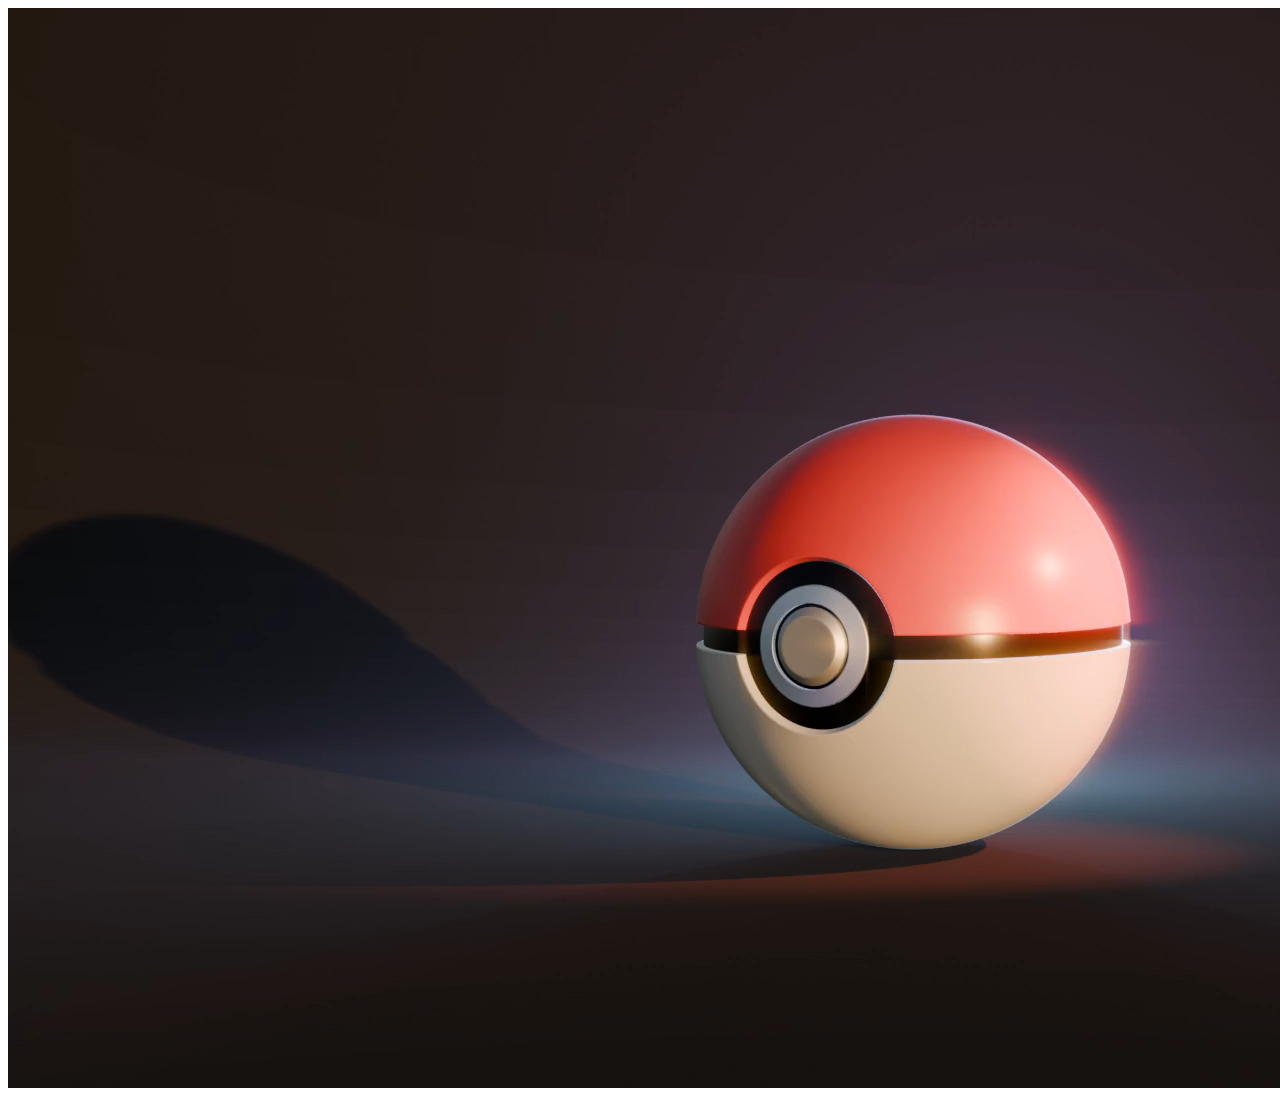
<file: jaaj.html>
<!DOCTYPE html>
<html lang="en">
<head>
    <meta charset="UTF-8">
    <meta name="viewport" content="width=device-width, initial-scale=1.0">
    <title>Document</title>
</head>
<body>
    <video autoplay muted loop id="backgroundVideo">
<source src="media/pokeball.mp4" type="video/mp4">
Votre navigateur ne supporte pas les vidéos HTML5
</video>

</body>
</html>
</file>
